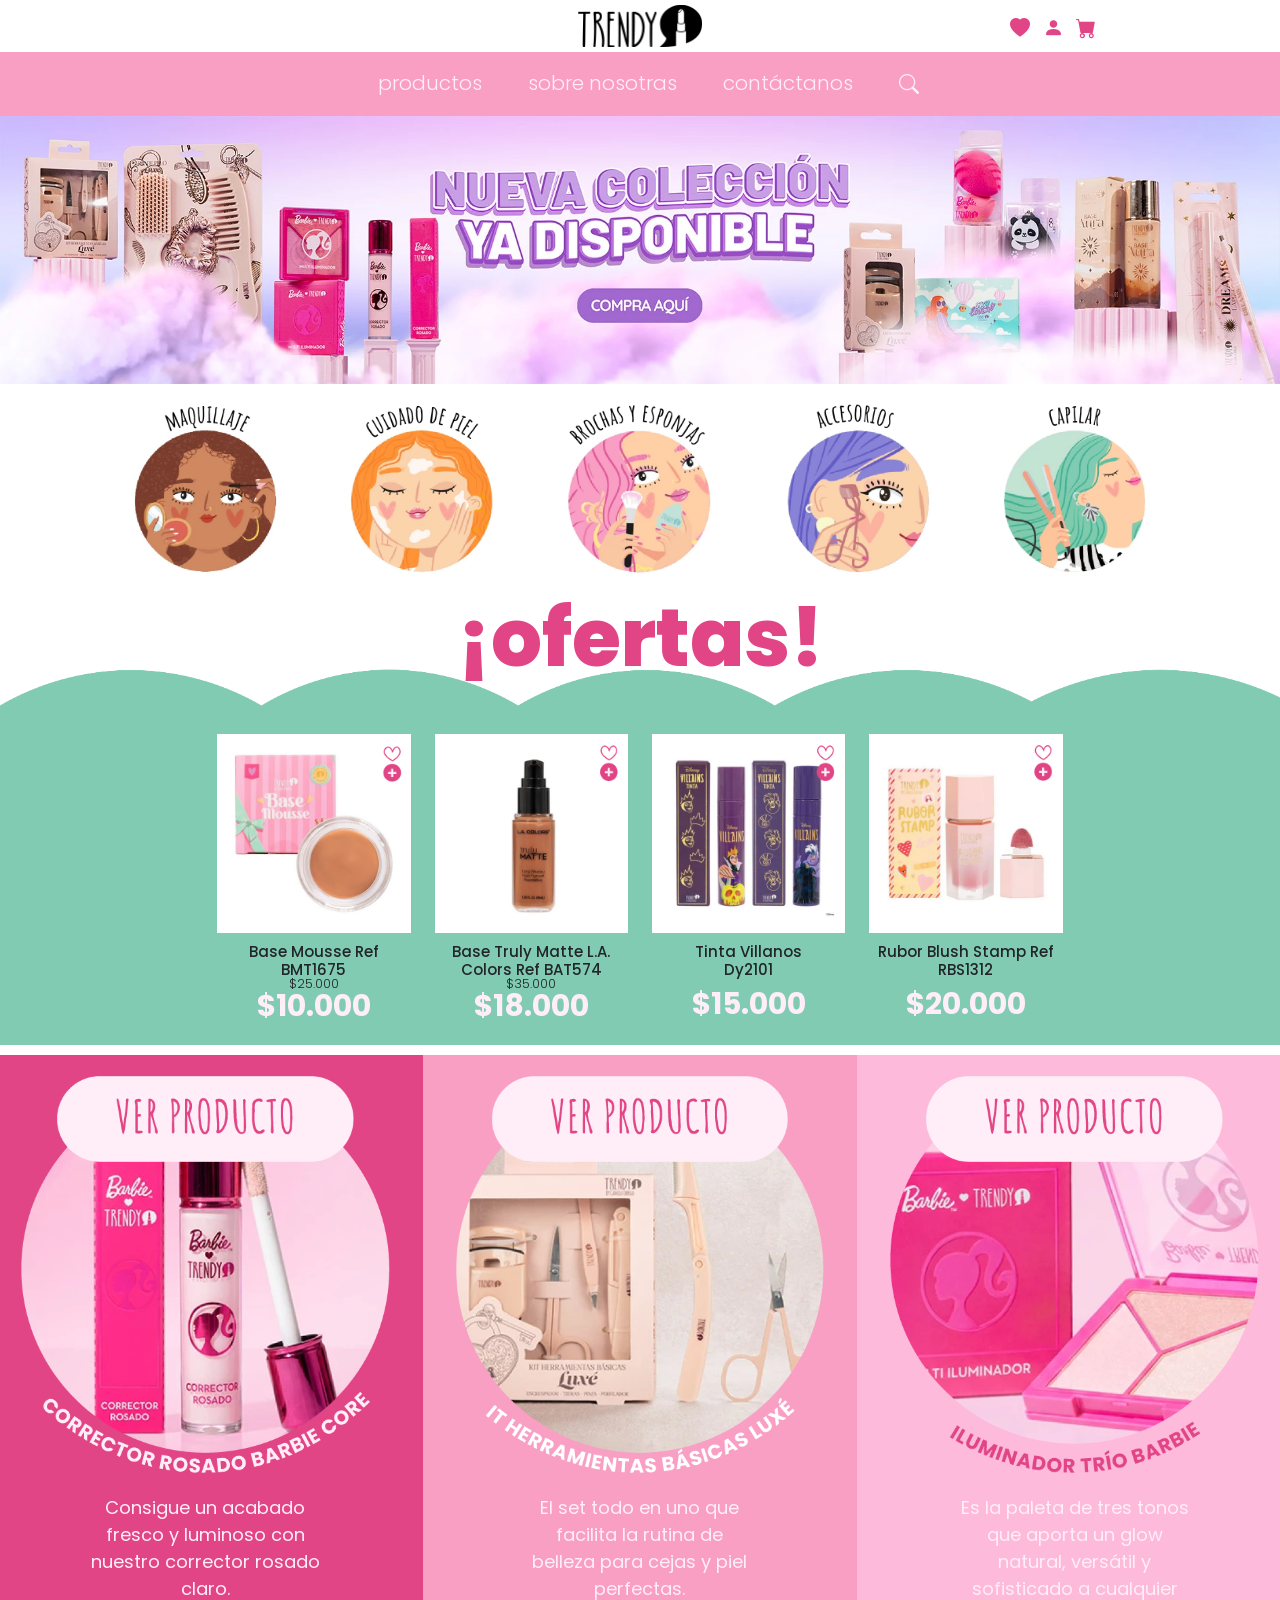
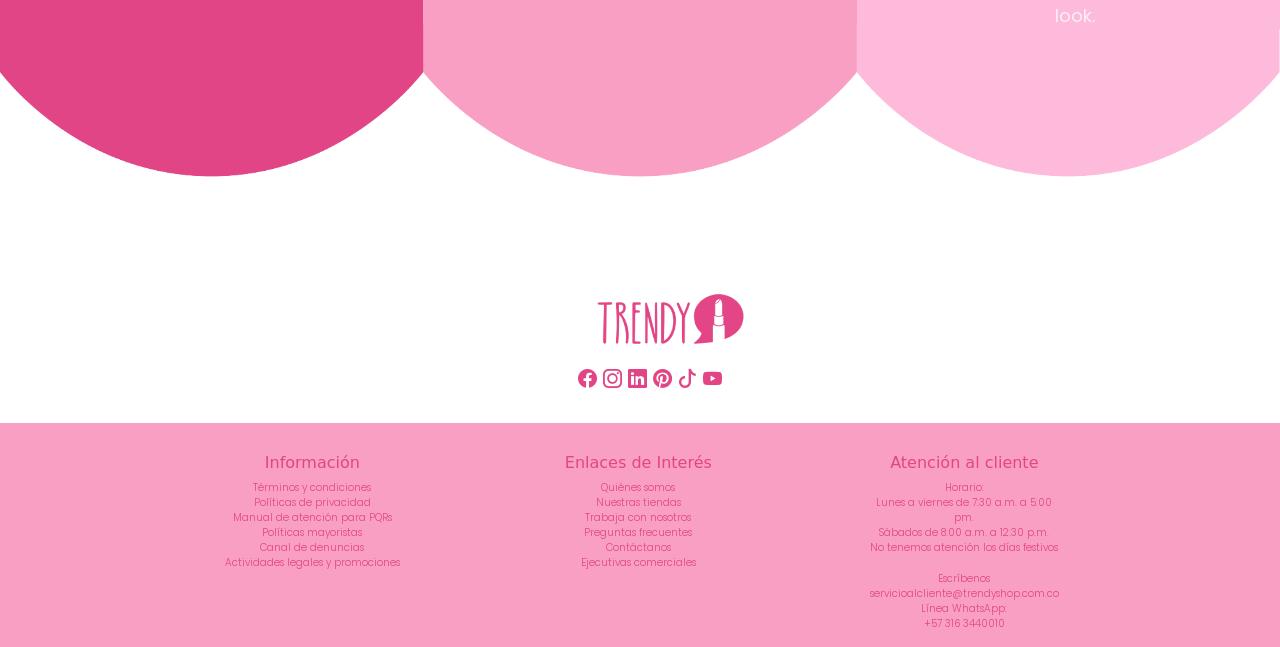
<file: index.html>
<!DOCTYPE html>
<html>
<head>
	<meta charset="utf-8">
	<meta name="viewport" content="width=device-width, initial-scale=1">
	<title>Trendy</title>
	<link rel="stylesheet" type="text/css" href="css/bootstrap.min.css">
	<link href="https://fonts.googleapis.com/css2?family=Poppins:ital,wght@0,100;0,200;0,300;0,400;0,500;0,600;0,700;0,800;0,900;1,100;1,200;1,300;1,400;1,500;1,600;1,700;1,800;1,900&display=swap" rel="stylesheet">
	<link href="https://fonts.googleapis.com/css2?family=Amatic+SC:wght@400;700&display=swap" rel="stylesheet">
	<link rel="stylesheet" type="text/css" href="css/estilos.css">
	<link rel="stylesheet" href="https://cdn.jsdelivr.net/npm/bootstrap-icons@1.13.1/font/bootstrap-icons.min.css">
</head>
<body>
	<header>
		<div class="row">
			<div class="col-4 vacio">

			</div>
			<div class="col-4 logo-espacio">
				<img src="img/logo.png" class="logo">
			</div>
			<div class="col-4 iconos text-end">
				<i class="bi bi-heart-fill"></i>
				<i class="bi bi-person-fill"></i>
				<i class="bi bi-cart-fill"></i>
			</div>
		</div>
	</header>
	<nav class="navbar navbar-expand-lg navbar-light fondonav">
	  <a class="navbar-brand" href="#"></a>
	  <button class="navbar-toggler" type="button" data-bs-toggle="collapse" data-bs-target="#navbarSupportedContent" aria-controls="navbarSupportedContent" aria-expanded="false" aria-label="Toggle navigation">
	    <span class="navbar-toggler-icon"></span>
	  </button>
	  <div class="collapse navbar-collapse" id="navbarSupportedContent">
	    <ul class="navbar-nav menu">
	      <li class="nav-item active">
	        <a class="nav-link" href="index.html"> productos <span class="sr-only"></span></a>
	      </li>
	      <li class="nav-item">
	        <a class="nav-link" href="información.html"> sobre nosotras</a>
	      </li>
	      <li class="nav-item">
	        <a class="nav-link" href="formulario.html"> contáctanos </a>
	      </li>
	      <li class="nav-item">
	      	<i class=" nav-link buscar bi bi-search"></i>
	      </li>
	    </ul>  	
	  </div>
	</nav>
	<main>
		<div>
			<img src="img/banner.jpg" class="banner">
			<img src="img/bannersm.jpg" class="bannersm">
		</div>
		<div class="row productos">
			<div class="col-1 nada">
				
			</div>
			<img src="img/maquillaje.png" class="col-2 producto">
			<img src="img/piel.png" class="col-2 producto">
			<img src="img/brochas.png" class="col-2 producto">
			<img src="img/accesorios.png" class="col-2 producto">
			<img src="img/pelo.png" class="col-2 producto">
			<div class="col-1 nada">
				
			</div>
		</div>
		<div>
			<h1 class="titulos">¡ofertas!</h1>
		</div>
		<div>
			<img src="img/verde.png" class="cortina"> 
		</div>

		<div class="row ofertas">
				<img src="img/verdedos.png" class="col-2">
				<img src="img/Mousse.jpg" class="col-2 uno">
				<img src="img/Base.jpg" class="col-2 uno">
				<img src="img/disney.jpg" class="col-2 uno">
				<img src="img/blush.jpg" class="col-2 uno">
				<img src="img/verdedos.png" class="col-2">
		</div>
		<div class="row">
			<div class="col-2 precios">
				
			</div>
			<div class="col-2 precios">			
				<h5> Base Mousse Ref <br> BMT1675 </h5>
				<p class="precio"> $25.000 </p>
				<p class="descuento"> $10.000</p>
			</div>
			<div class="col-2 precios">			
				<h5> Base Truly Matte L.A. <br> Colors Ref BAT574 </h5>
				<p class="precio"> $35.000 </p>
				<p class="descuento"> $18.000</p>
			</div>
			<div class="col-2 precios">			
				<h5> Tinta Villanos <br> Dy2101 </h5>
				<p class="descuentouno"> $15.000</p>
			</div>
			<div class="col-2 precios">			
				<h5> Rubor Blush Stamp Ref <br> RBS1312 </h5>
				<p class="descuentouno"> $20.000</p>
			</div>
			<div class="col-2 precios">
			</div>
		</div>		
			
		<div>
			<div class="row nuevos">
				<img src="img/correctorBarbie.png" class="col-4 primero">
				<img src="img/It.png" class="col-4 segundo">
				<img src="img/iluminadorBarbie.png" class="col-4 tercero">
			</div>
		</div>
		<div>
			<div class="row descripcion">
				<p class="col-4 fucsia">Consigue un acabado <br> fresco y luminoso con <br> nuestro corrector rosado <br> claro.</p>
				<p class="col-4 rosado"> El set todo en uno que <br>facilita la rutina de <br> belleza para cejas y piel <br> perfectas.</p>
				<p class="col-4 claro">Es la paleta de tres tonos <br> que aporta un glow <br> natural, versátil y <br> sofisticado a cualquier <br> look.</p>
			</div>
			<div>
				<img src="img/fucsia.png" class="final">
			</div>
		</div>
	</main>

	<footer>
		<div class="row">
			<div class="col-4 nada">

			</div>
			<img src="img/logorosa.png" class="logorosa col-4">
			<div class="col-4 nada">
				
			</div>	
		</div>
		<div class="row">
			<div class="col-4 nada">
				
			</div>
			<div class="col-4 rs">
				<a href="https://www.facebook.com/p/Trendy-Shop-Bta-New-100044311185481/"><i class="bi bi-facebook"></i></a>
				<a href="https://www.instagram.com/trendyshopbtanew/"><i class="bi bi-instagram"></i></a>
				<a href="https://www.linkedin.com/company/trendyshopbtanew/posts/?feedView=all"><i class="bi bi-linkedin"></i></a>
				<a href="https://co.pinterest.com/TrendyShopbta/"><i class="bi bi-pinterest"></i></a>
				<a href="https://www.tiktok.com/@trendyshopbta?lang=es"><i class="bi bi-tiktok"></i></a>
				<a href="https://www.youtube.com/@trendyshopbta"><i class="bi bi-youtube"></i></a>
			</div>
			<div class="col-4 nada">
				
			</div>
		</div>
		<div class="row pie">
			<div class="col-1">

			</div>
			<div class="col-3 info">
				<h6>Información</h6>
				<p class="peq">Términos y condiciones <br> Políticas de privacidad <br>	Manual de atención para PQRs <br>Políticas mayoristas <br> Canal de denuncias <br>Actividades legales y promociones</p>
			</div>
			<div class="col-3 info">
				<h6> Enlaces de Interés </h6>
				<p class="peq"> Quiénes somos <br> Nuestras tiendas <br> Trabaja con nosotros <br> Preguntas frecuentes <br> Contáctanos <br> Ejecutivas comerciales</p>
			</div>
			<div class="col-3 info">
				<h6> Atención al cliente </h6>
				<p class="peq"> Horario: <br> Lunes a viernes de 7:30 a.m. a 5:00 pm. <br> Sábados de 8:00 a.m. a 12:30 p.m. <br> No tenemos atención los días festivos</p>
				<p class="peq">Escríbenos <br>servicioalcliente@trendyshop.com.co <br> Línea WhatsApp: <br> +57 316 3440010</p>
			</div>
			<div class="col-1">

			</div>
		</div>
		
	</footer>



	<script src="js/bootstrap.min.js"></script>
</body>
</html>
</file>
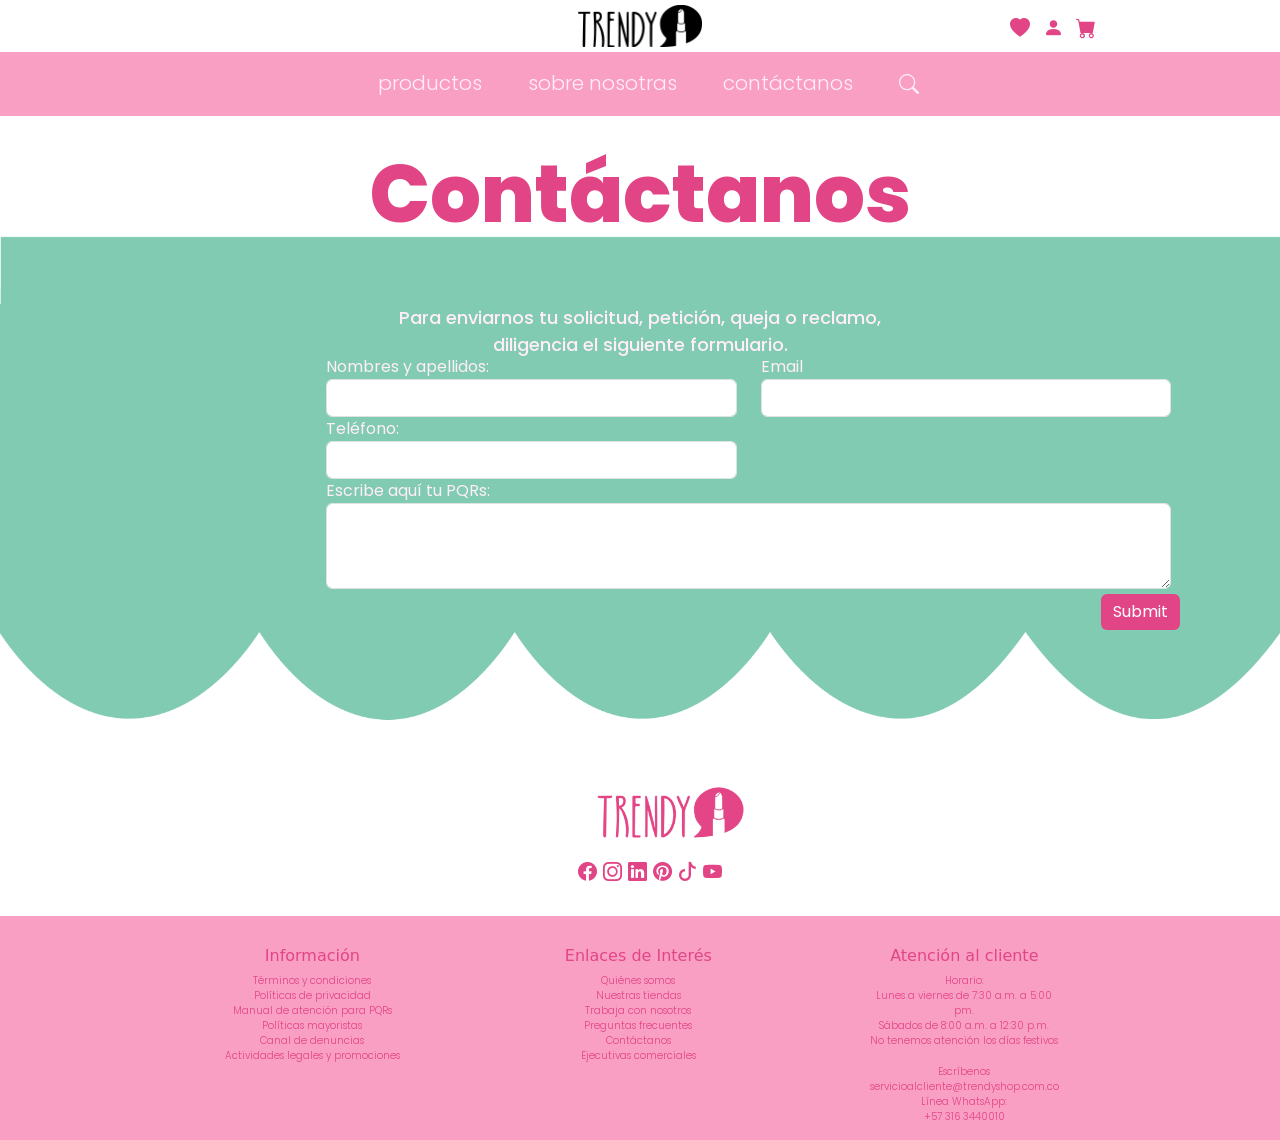
<file: formulario.html>
<!DOCTYPE html>
<html>
<head>
	<meta charset="utf-8">
	<meta name="viewport" content="width=device-width, initial-scale=1">
	<title>Trendy</title>
	<link rel="stylesheet" type="text/css" href="css/bootstrap.min.css">
	<link href="https://fonts.googleapis.com/css2?family=Poppins:ital,wght@0,100;0,200;0,300;0,400;0,500;0,600;0,700;0,800;0,900;1,100;1,200;1,300;1,400;1,500;1,600;1,700;1,800;1,900&display=swap" rel="stylesheet">
	<link rel="stylesheet" type="text/css" href="css/estilos.css">
	<link rel="stylesheet" href="https://cdn.jsdelivr.net/npm/bootstrap-icons@1.13.1/font/bootstrap-icons.min.css">
</head>
<body>
	<header>
		<div class="row">
			<div class="col-4 vacio">

			</div>
			<div class="col-4 logo-espacio">
				<img src="img/logo.png" class="logo">
			</div>
			<div class="col-4 iconos text-end">
				<i class="bi bi-heart-fill"></i>
				<i class="bi bi-person-fill"></i>
				<i class="bi bi-cart-fill"></i>
			</div>
		</div>
	</header>
	<nav class="navbar navbar-expand-lg navbar-light fondonav">
	  <a class="navbar-brand" href="#"></a>
	  <button class="navbar-toggler" type="button" data-bs-toggle="collapse" data-bs-target="#navbarSupportedContent" aria-controls="navbarSupportedContent" aria-expanded="false" aria-label="Toggle navigation">
	    <span class="navbar-toggler-icon"></span>
	  </button>
	  <div class="collapse navbar-collapse" id="navbarSupportedContent">
	    <ul class="navbar-nav menu">
	      <li class="nav-item active">
	        <a class="nav-link" href="index.html"> productos <span class="sr-only"></span></a>
	      </li>
	      <li class="nav-item">
	        <a class="nav-link" href="información.html"> sobre nosotras</a>
	      </li>
	      <li class="nav-item">
	        <a class="nav-link" href="formulario.html"> contáctanos </a>
	      </li>
	      <li class="nav-item">
	      	<i class=" nav-link buscar bi bi-search"></i>
	      </li>
	    </ul>  	
	  </div>
	</nav>

	<main>
		<div>
			<h1 class="contacto"> Contáctanos </h1>
		</div>
		<div>
			<img src="img/verde2.png" class="verde">
		</div>
		<div class="pqr">
			<p>Para enviarnos tu solicitud, petición, queja o reclamo, <br> diligencia el siguiente formulario.</p>
		</div>

		<form class="pqrs">
			<div class="row">
				<div class="col-3 nada">
					
				</div>
			    <div class="form-group col-4">
				    <label for="inlineFormInputName">Nombres y apellidos: </label>
		  			<input type="text" class="form-control" id="inlineFormInputName">
			    </div>
				<div class="form-group col-4">
				    <label for="inputEmail4">Email</label>
		     		<input type="email" class="form-control" id="inputEmail4">
			  	</div>
			  	<div class="col-3 nada">
					
				</div>
			</div> 
			<div class="row"> 	
				<div class="col-3 nada">
					
				</div>
			    <div class="form-group col-md-4">
				    <label for="inputEmail4">Teléfono:</label>
				    <input type="email" class="form-control" id="inputEmail4">
			    </div>
			    <div class="col-6 nada">
					
				</div>
			</div>
			<div class="row">
				<div class="col-3 nada">
					
				</div>
		   		<div class="form-group col-md-8">
		    		<label for="exampleFormControlTextarea1">Escribe aquí tu PQRs:</label>
		    		<textarea class="form-control" id="exampleFormControlTextarea1" rows="3"></textarea>
		  		</div>
		  		<div class="col-2 nada">
					
				</div>
		  	</div>
		  <button type="submit" class="btn btn-primary">Submit</button>
		</form>
		<div>
			<img src="img/verde3.png" class="verde3">
		</div>








	</main>








	<footer>
		<div class="row">
			<div class="col-4 nada">

			</div>
			<img src="img/logorosa.png" class="logorosa col-4">
			<div class="col-4 nada">
				
			</div>	
		</div>
		<div class="row">
			<div class="col-4 nada">
				
			</div>
			<div class="col-4 rs">
				<a href="https://www.facebook.com/p/Trendy-Shop-Bta-New-100044311185481/"><i class="bi bi-facebook"></i></a>
				<a href="https://www.instagram.com/trendyshopbtanew/"><i class="bi bi-instagram"></i></a>
				<a href="https://www.linkedin.com/company/trendyshopbtanew/posts/?feedView=all"><i class="bi bi-linkedin"></i></a>
				<a href="https://co.pinterest.com/TrendyShopbta/"><i class="bi bi-pinterest"></i></a>
				<a href="https://www.tiktok.com/@trendyshopbta?lang=es"><i class="bi bi-tiktok"></i></a>
				<a href="https://www.youtube.com/@trendyshopbta"><i class="bi bi-youtube"></i></a>
			</div>
			<div class="col-4 nada">
				
			</div>
		</div>
		<div class="row pie">
			<div class="col-1">

			</div>
			<div class="col-3 info">
				<h6>Información</h6>
				<p class="peq">Términos y condiciones <br> Políticas de privacidad <br>	Manual de atención para PQRs <br>Políticas mayoristas <br> Canal de denuncias <br>Actividades legales y promociones</p>
			</div>
			<div class="col-3 info">
				<h6> Enlaces de Interés </h6>
				<p class="peq"> Quiénes somos <br> Nuestras tiendas <br> Trabaja con nosotros <br> Preguntas frecuentes <br> Contáctanos <br> Ejecutivas comerciales</p>
			</div>
			<div class="col-3 info">
				<h6> Atención al cliente </h6>
				<p class="peq"> Horario: <br> Lunes a viernes de 7:30 a.m. a 5:00 pm. <br> Sábados de 8:00 a.m. a 12:30 p.m. <br> No tenemos atención los días festivos</p>
				<p class="peq">Escríbenos <br>servicioalcliente@trendyshop.com.co <br> Línea WhatsApp: <br> +57 316 3440010</p>
			</div>
			<div class="col-1">

			</div>
		</div>
		
	</footer>



	<script src="js/bootstrap.min.js"></script>
</body>
</html>
</file>
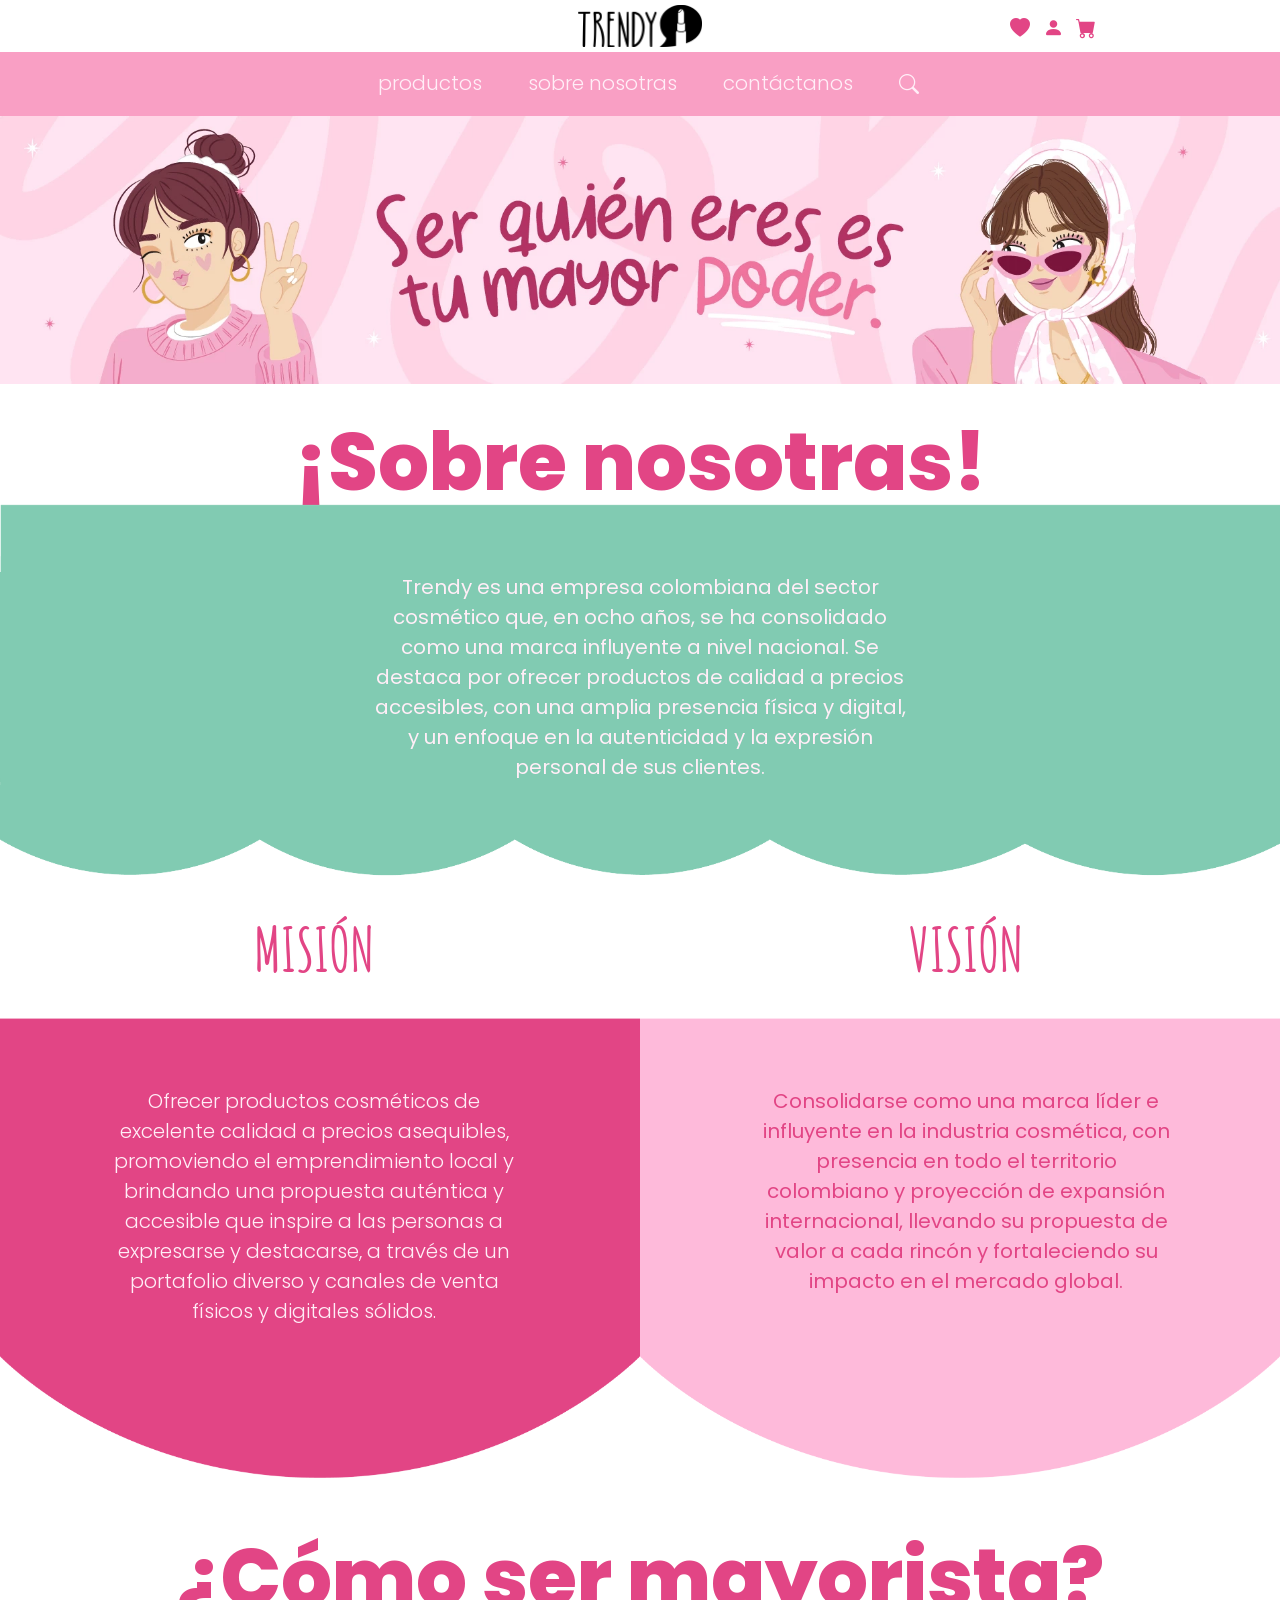
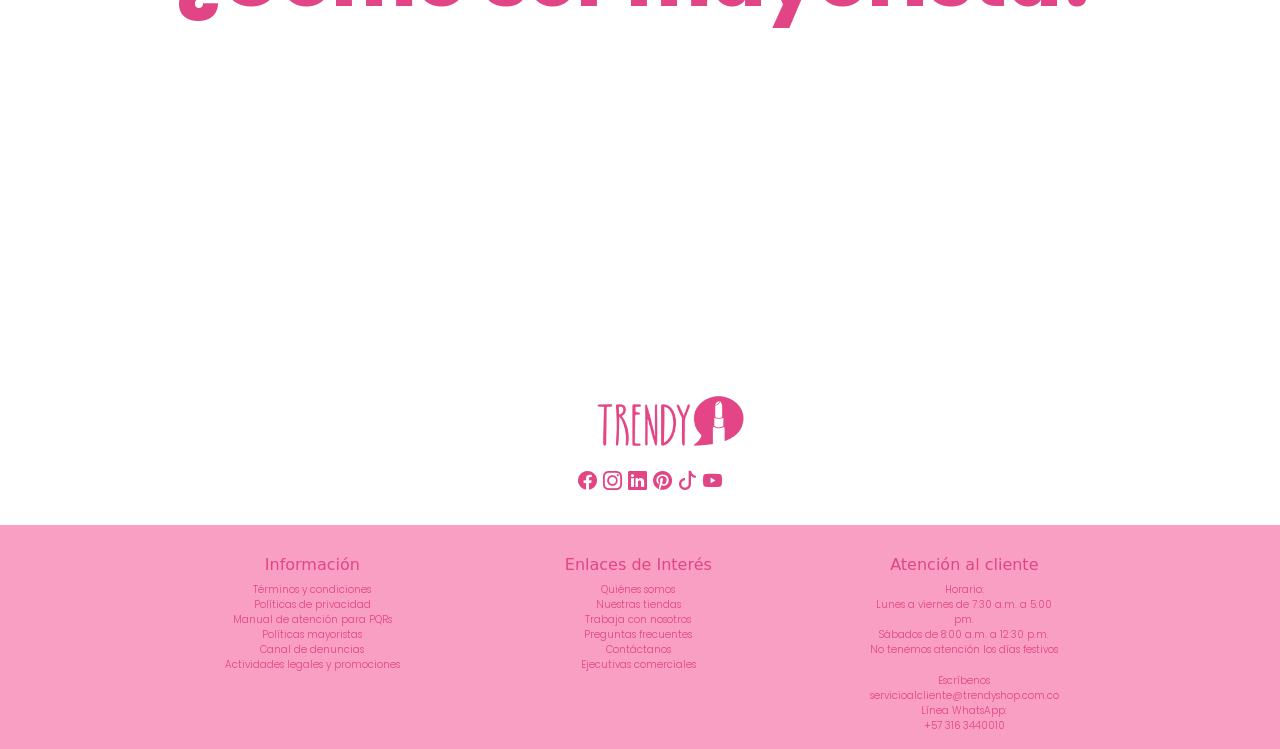
<file: información.html>
<!DOCTYPE html>
<html>
<head>
	<meta charset="utf-8">
	<meta name="viewport" content="width=device-width, initial-scale=1">
	<title>Trendy</title>
	<link rel="stylesheet" type="text/css" href="css/bootstrap.min.css">
	<link href="https://fonts.googleapis.com/css2?family=Poppins:ital,wght@0,100;0,200;0,300;0,400;0,500;0,600;0,700;0,800;0,900;1,100;1,200;1,300;1,400;1,500;1,600;1,700;1,800;1,900&display=swap" rel="stylesheet">
	<link href="https://fonts.googleapis.com/css2?family=Amatic+SC:wght@400;700&display=swap" rel="stylesheet">
	<link rel="stylesheet" type="text/css" href="css/estilos.css">
	<link rel="stylesheet" href="https://cdn.jsdelivr.net/npm/bootstrap-icons@1.13.1/font/bootstrap-icons.min.css">
</head>
<body>
	<header>
		<div class="row">
			<div class="col-4 vacio">

			</div>
			<div class="col-4 logo-espacio">
				<img src="img/logo.png" class="logo">
			</div>
			<div class="col-4 iconos text-end">
				<i class="bi bi-heart-fill"></i>
				<i class="bi bi-person-fill"></i>
				<i class="bi bi-cart-fill"></i>
			</div>
		</div>
	</header>
	<nav class="navbar navbar-expand-lg navbar-light fondonav">
	  <a class="navbar-brand" href="#"></a>
	  <button class="navbar-toggler" type="button" data-bs-toggle="collapse" data-bs-target="#navbarSupportedContent" aria-controls="navbarSupportedContent" aria-expanded="false" aria-label="Toggle navigation">
	    <span class="navbar-toggler-icon"></span>
	  </button>
	  <div class="collapse navbar-collapse" id="navbarSupportedContent">
	    <ul class="navbar-nav menu">
	      <li class="nav-item active">
	        <a class="nav-link" href="index.html"> productos <span class="sr-only"></span></a>
	      </li>
	      <li class="nav-item">
	        <a class="nav-link" href="información.html"> sobre nosotras</a>
	      </li>
	      <li class="nav-item">
	        <a class="nav-link" href="formulario.html"> contáctanos </a>
	      </li>
	      <li class="nav-item">
	      	<i class=" nav-link buscar bi bi-search"></i>
	      </li>
	    </ul>  	
	  </div>
	</nav>

	<main>
		<div>
			<img src="img/banner2.jpg" class="banner">
			<img src="img/banner2sm.jpg" class="bannersm">
		</div>
		<div>
			<h1 class="us"> ¡Sobre nosotras! </h1>
			<img src="img/verde2.png" class="verde">
			<p class="intro">Trendy es una empresa colombiana del sector <br> cosmético que, en ocho años, se ha consolidado <br> como una marca influyente a nivel nacional. Se <br> destaca por ofrecer productos de calidad a precios <br> accesibles, con una amplia presencia física y digital, <br> y un enfoque en la autenticidad y la expresión <br> personal de sus clientes.</p>
			<img src="img/verde1.png" class="cortina2">
		</div>
		<div>
			<div class="row">
				<h2 class="col-6 amatic"> MISIÓN </h2>
				<h2 class="col-6 amatic"> VISIÓN </h2>
			</div>
		</div>
		<div>
			<img src="img/fucsia1.png" class="corfu">
		</div>
		<div>
			<div class="row">
				<p class="col-6 m">Ofrecer productos cosméticos de <br> excelente calidad a precios asequibles, <br> promoviendo el emprendimiento local y <br> brindando una propuesta auténtica y <br> accesible que inspire a las personas a <br> expresarse y destacarse, a través de un <br> portafolio diverso y canales de venta <br> físicos y digitales sólidos.</p>
				<p class="col-6 v"> Consolidarse como una marca líder e <br> influyente en la industria cosmética, con <br> presencia en todo el territorio <br> colombiano y proyección de expansión <br> internacional, llevando su propuesta de <br> valor a cada rincón y fortaleciendo su <br> impacto en el mercado global.</p>
			</div>
		</div>
		<div>
			<img src="img/fucsia2.png" class="corfu2">
		</div>
		<div>
			<h1 class="us">¿Cómo ser mayorista?</h1>
		</div>
		<div class="video">
			<iframe width="560" height="315" src="https://www.youtube.com/embed/Kg6Ndgc3f7E?si=UulfiJuxJoQwDB6X" title="YouTube video player" frameborder="0" allow="accelerometer; autoplay; clipboard-write; encrypted-media; gyroscope; picture-in-picture; web-share" referrerpolicy="strict-origin-when-cross-origin" allowfullscreen></iframe>
		</div>
	</main>


	<footer>
		<div class="row">
			<div class="col-4 nada">

			</div>
			<img src="img/logorosa.png" class="logorosa col-4">
			<div class="col-4 nada">
				
			</div>	
		</div>
		<div class="row">
			<div class="col-4 nada">
				
			</div>
			<div class="col-4 rs">
				<a href="https://www.facebook.com/p/Trendy-Shop-Bta-New-100044311185481/"><i class="bi bi-facebook"></i></a>
				<a href="https://www.instagram.com/trendyshopbtanew/"><i class="bi bi-instagram"></i></a>
				<a href="https://www.linkedin.com/company/trendyshopbtanew/posts/?feedView=all"><i class="bi bi-linkedin"></i></a>
				<a href="https://co.pinterest.com/TrendyShopbta/"><i class="bi bi-pinterest"></i></a>
				<a href="https://www.tiktok.com/@trendyshopbta?lang=es"><i class="bi bi-tiktok"></i></a>
				<a href="https://www.youtube.com/@trendyshopbta"><i class="bi bi-youtube"></i></a>
			</div>
			<div class="col-4 nada">
				
			</div>
		</div>
		<div class="row pie">
			<div class="col-1">

			</div>
			<div class="col-3 info">
				<h6>Información</h6>
				<p class="peq">Términos y condiciones <br> Políticas de privacidad <br>	Manual de atención para PQRs <br>Políticas mayoristas <br> Canal de denuncias <br>Actividades legales y promociones</p>
			</div>
			<div class="col-3 info">
				<h6> Enlaces de Interés </h6>
				<p class="peq"> Quiénes somos <br> Nuestras tiendas <br> Trabaja con nosotros <br> Preguntas frecuentes <br> Contáctanos <br> Ejecutivas comerciales</p>
			</div>
			<div class="col-3 info">
				<h6> Atención al cliente </h6>
				<p class="peq"> Horario: <br> Lunes a viernes de 7:30 a.m. a 5:00 pm. <br> Sábados de 8:00 a.m. a 12:30 p.m. <br> No tenemos atención los días festivos</p>
				<p class="peq">Escríbenos <br>servicioalcliente@trendyshop.com.co <br> Línea WhatsApp: <br> +57 316 3440010</p>
			</div>
			<div class="col-1">

			</div>
		</div>		
	</footer>



	<script src="js/bootstrap.min.js"></script>
</body>
</html>
</file>
<file: css/estilos.css>
.vacio {
	text-align: right;
}


.logo-espacio {
	text-align: center;
}

.logo {
	width: 30%;
	padding-bottom: 5px;
	padding-top: 5px;
}

@media (max-width: 576px) {
	.logo {
		width: 60%;
	}
}

.iconos {
	text-align: right;
	color: #e24585; 
	padding-right: 15%;
	padding-top: 1%;
	font-size: 20px;
}

.iconos i {
	margin-left: 3%;
	text-align: center;
}

.menu {
	margin: 0 auto;
	text-align: center;

}

.menu .nav-item {
	display: inline-block;
	margin: 0 15px;
}

.buscar {
	padding-top: 10px;
}

.fondonav {
	background-color: #f99fc4;
}

.navbar .nav-link{
	color: #ffeef7;
	font-family: "Poppins", sans-serif;
	font-weight: 300;
  	font-style: normal;
  	font-size: 20px;
}

.navbar-toggler-icon {
	filter: invert(1);
	margin-right: 10px;
}

.navbar-toggler {
	border: none;
	box-shadow: none;

}

.banner {
	width: 100%;
}

.bannersm {
	display: none;
	width: 100%;
}

@media (max-width: 576px) {
	.banner {
		display: none;
	}
	.bannersm {
		display: block;
	}
}

.productos {
	padding-top: 15px;
}

.producto:hover {
	transform: scale(1.05);
}

.producto {
	transition: 0.3s;
	cursor: pointer;
}

h1 {
	font-family: "Poppins", sans-serif;
	font-weight: 800;
	font-style: normal;
	text-align: center;
	font-size: 80px;
	color: #e24585;
}

@media (max-width: 576px) {

	.productos {
		width: 110%;
	}
	.titulos {
		font-size: 400%;
	}
	.cortina {
		margin-bottom: -50px;
	}

	.descuento {
		font-size: 15px !important; 
	}

	.descuentouno {
		font-size: 15px !important;
	}

}



.cortina {
	width: 101%;
	margin-top: -70px;
}

.ofertas {
	background-color: #81cbb2;
}

.precios {
	text-align: center;
	padding-top: 10px;
	background-color: #81cbb2;
	font-size: 15px;
}

h5 {
  font-family: "Poppins", sans-serif;
  font-weight: 500;
  font-style: normal;
  font-size: 15px;
}

.precio {
  font-family: "Poppins", sans-serif;
  font-weight: 300;
  font-style: normal;
  font-size: 13px;
  margin-top: -13px;
}


.descuento {
	font-family: "Poppins", sans-serif;
  	font-weight: 700;
  	font-style: normal;
  	font-size: 30px;
  	color: #ffeef7;
  	margin-top: -25px;
}


.descuentouno {
	font-family: "Poppins", sans-serif;
  	font-weight: 700;
  	font-style: normal;
  	font-size: 30px;
  	color: #ffeef7;
  	margin-top: -5px;
}

.nuevos {
	padding-top: 10px;
}

.primero {
	background-color: #e24585;
}

.segundo {
	background-color: #f99fc4;
}

.tercero {
	background-color: #febada;
}

.descripcion {
	font-family: "Poppins", sans-serif;
	font-weight: 400;
	font-style: normal;
	font-size: 18px;
	text-align: center;
	color: #ffeef7;
}

@media (max-width: 576px) {
	.descripcion  {
		font-size: 10px;
	}
}

.fucsia {
	background-color: #e24585;
}

.rosado {
	background-color: #f99fc4;
}

.claro {
	background-color: #febada;
}

.final {
	width: 100%;
	margin-top: -20px;
}

.us {
	margin-top: 30px;
}

.intro {
	text-align: center;
	font-family: "Poppins", sans-serif;
  	font-weight: 400;
  	font-style: normal;
  	font-size: 20px;
  	background-color: #81cbb2;
  	color: #ffeef7;
}

.verde {
	width:100%;
	margin-top: -80px;
	margin-bottom: -10;
}

.cortina2 {
	width: 100%;
	margin-top: -20px;
}

.amatic {
	font-family: "Amatic SC", sans-serif;
	font-weight: 700;
	font-style: normal;
	font-size: 60px;
	color: #e24585;
	text-align: center;
}


.m {
  font-family: "Poppins", sans-serif;
  font-weight: 300;
  font-style: normal;
  font-size: 20px;
  text-align: center;
  color: #ffeef7;
  background-color: #e24585;
}

.v {
  font-family: "Poppins", sans-serif;
  font-weight: 400;
  font-style: normal;
  font-size: 20px;
  text-align: center;
  color: #e24585;
  background-color: #febada;
}

@media (max-width: 576px) {

	.us {
		font-size: 300%;
	}

	.intro {
		font-size: 15px;
	}

	.m {
		font-size: 11px;
	}

	.v {
		font-size: 11px;
	}

	.amatic {
		font-size: 300%;
	}
}

.corfu {
	width: 100%;
}

.corfu2 {
	width: 100%;
	margin-top: -17px;
}

.video {
	text-align: center;
	margin-bottom: 40px;
}

.pqr {
	font-family: "Poppins", sans-serif;
  	font-weight: 500;
	font-style: normal;
	text-align: center;
	font-size: 18px;
	color: #ffeef7;
	background-color: #81cbb2;
}

.btn-primary {
	background-color: #e24585;
	border: none;
	margin-top: 5px;
	align-content: right;
	margin-left: 86%;
}

.pqrs {
	width: 100%;
	margin: 0 auto;
	background-color: #81cbb2;
	margin-top: -19px;
	font-family: "Poppins", sans-serif;
    font-weight: 400;
    font-style: normal;
    color: #ffeef7;
}

@media (max-width: 576px) {
	.pqrs {
		width: 100%;
		font-size: 12px;
	}
	.pqr {
		width: 100%;
		text-align: center;
		font-size: 15px;
	}
	.btn-primary {
		margin-left: 400px;
		font-size: 12px;
	}
	.verde3 {
		width: 95%;
	}
	.verde {
		margin-bottom: -50px;
	}

	.contacto {
		font-size: 300%;
	}
	
}

.verde3 {
	width: 100%;
	margin-bottom: 5%;
}

.contacto {
	margin-top: 30px;
}



.logorosa {
	width: 15%;
	margin-left: 150px;
	margin-top: -20px;
}

@media (max-width: 576px) {
	.logorosa {
		margin-top: 10px;
		width: 25%;
		margin-left: 25px;

	}
}


.rs {
	text-align: center;
	font-size: 19px;
	margin-left: 10px;
	margin-bottom: 30px;
}

.rs a {
	color: #e24585;
}



.pie {
	background-color: #f99fc4;
}
.info {
	text-align: center;
	color: #e24585;
	padding-top: 30px;
	padding-left: 9%;
}

.peq {
	font-family: "Poppins", sans-serif;
	font-weight: 300;
 	font-style: normal;
 	font-size: 10px;
}
</file>
